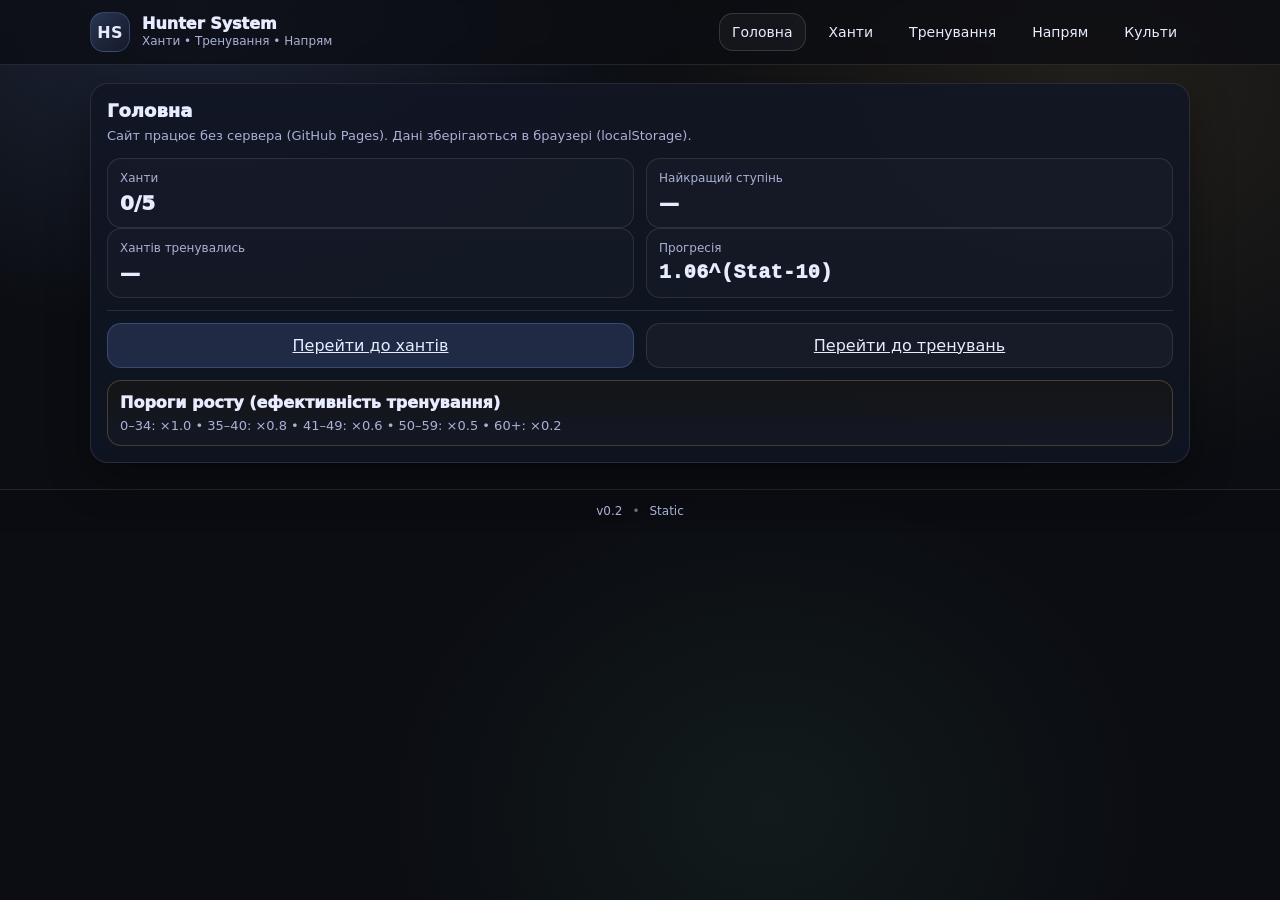
<file: docs/index.html>
<!DOCTYPE html>
<html lang="uk">
<head>
  <meta charset="utf-8">
  <meta name="viewport" content="width=device-width, initial-scale=1">
  <title>Hunter System — Головна</title>
  <link rel="stylesheet" href="style.css">
</head>
<body>
  <header class="topbar">
    <div class="wrap topbar__inner">
      <div class="brand">
        <div class="brand__logo">HS</div>
        <div class="brand__text">
          <div class="brand__title">Hunter System</div>
          <div class="brand__tag">Ханти • Тренування • Напрям</div>
        </div>
      </div>

      <button class="menuBtn" id="menuBtn" aria-label="Меню" aria-expanded="false" aria-controls="mobileNav">
        <span></span><span></span><span></span>
      </button>

      <nav class="nav nav--desktop" aria-label="Навігація">
        <a class="nav__link" href="index.html">Головна</a>
        <a class="nav__link" href="hunters.html">Ханти</a>
        <a class="nav__link" href="training.html">Тренування</a>
        <a class="nav__link" href="direction.html">Напрям</a>
        <a class="nav__link" href="cults.html">Культи</a>
      </nav>
    </div>

    <nav class="nav nav--mobile" id="mobileNav" aria-label="Мобільна навігація">
      <a class="nav__link" href="index.html">Головна</a>
      <a class="nav__link" href="hunters.html">Ханти</a>
      <a class="nav__link" href="training.html">Тренування</a>
      <a class="nav__link" href="direction.html">Напрям</a>
        <a class="nav__link" href="cults.html">Культи</a>
    </nav>
  </header>

  <main class="wrap main" id="homeRoot">
    <section class="stack">
      <article class="card">
        <h1 class="h1">Головна</h1>
        <p class="sub">Сайт працює без сервера (GitHub Pages). Дані зберігаються в браузері (localStorage).</p>

        <div class="grid2">
          <div class="kpi">
            <div class="kpi__label">Ханти</div>
            <div class="kpi__value" id="homeHunters">—</div>
          </div>
          <div class="kpi">
            <div class="kpi__label">Найкращий ступінь</div>
            <div class="kpi__value" id="homeTier">—</div>
          </div>
        </div>

        <div class="grid2">
          <div class="kpi">
            <div class="kpi__label">Хантів тренувались</div>
            <div class="kpi__value" id="homeTrain">—</div>
          </div>
          <div class="kpi">
            <div class="kpi__label">Прогресія</div>
            <div class="kpi__value kpi__value--mono">1.06^(Stat-10)</div>
          </div>
        </div>

        <div class="hr"></div>

        <div class="grid2">
          <a class="btn btn--primary btn--full" href="hunters.html">Перейти до хантів</a>
          <a class="btn btn--full" href="training.html">Перейти до тренувань</a>
        </div>

        <div class="note note--warn">
          <div class="note__title">Пороги росту (ефективність тренування)</div>
          <div class="note__text">0–34: ×1.0 • 35–40: ×0.8 • 41–49: ×0.6 • 50–59: ×0.5 • 60+: ×0.2</div>
        </div>
      </article>
    </section>
  </main>

  
  <div class="modal" id="riskModal" aria-hidden="true">
    <div class="modal__backdrop" data-close></div>
    <div class="modal__panel" role="dialog" aria-modal="true" aria-labelledby="riskTitle">
      <h2 class="h2" id="riskTitle">Ризик</h2>
      <p class="sub" id="riskText">—</p>
      <div class="actions">
        <button class="btn" id="riskStopBtn" data-close>Зупинитись</button>
        <button class="btn btn--primary" id="riskContinueBtn">Продовжити</button>
      </div>
    </div>
  </div>


  <div class="toast" id="toast">—</div>

  <footer class="footer">
    <div class="wrap footer__inner">
      <span>v0.2</span><span class="dot">•</span><span>Static</span>
    </div>
  </footer>

  <script src="skills.js"></script>
  <script src="app.js"></script>
</body>
</html>
</file>
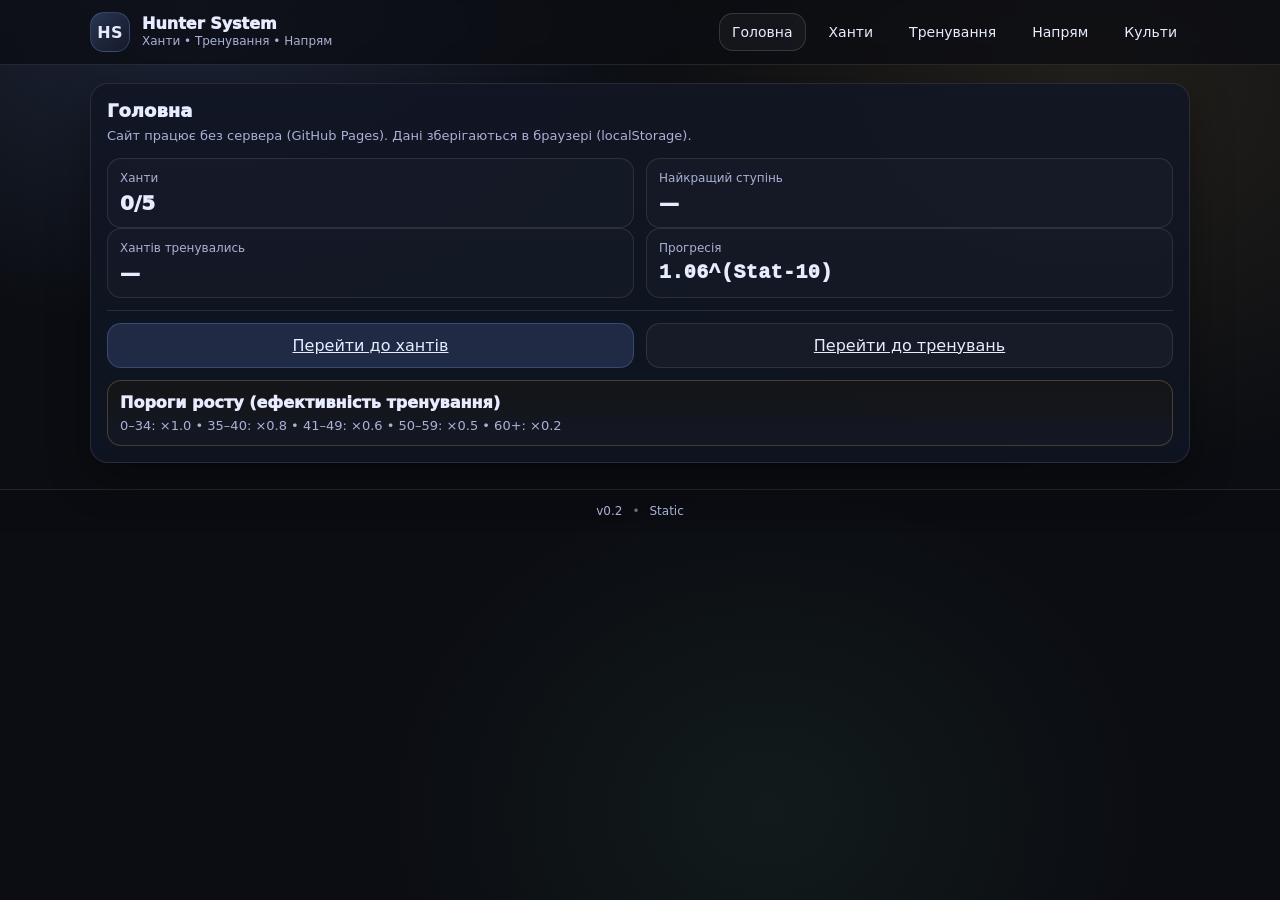
<file: hunter-system/index.html>
<!DOCTYPE html>
<html lang="uk">

<head>
  <meta charset="utf-8">
  <meta name="viewport" content="width=device-width, initial-scale=1">
  <title>Hunter System — Головна</title>
  <link rel="stylesheet" href="style.css">
</head>

<body>
  <header class="topbar">
    <div class="wrap topbar__inner">
      <div class="brand">
        <div class="brand__logo">HS</div>
        <div class="brand__text">
          <div class="brand__title">Hunter System</div>
          <div class="brand__tag">Ханти • Тренування • Напрям</div>
        </div>
      </div>

      <button class="menuBtn" id="menuBtn" aria-label="Меню" aria-expanded="false" aria-controls="mobileNav">
        <span></span><span></span><span></span>
      </button>

      <nav class="nav nav--desktop" aria-label="Навігація">
        <a class="nav__link" href="index.html">Головна</a>
        <a class="nav__link" href="hunters.html">Ханти</a>
        <a class="nav__link" href="training.html">Тренування</a>
        <a class="nav__link" href="direction.html">Напрям</a>
        <a class="nav__link" href="cults.html">Культи</a>
      </nav>
    </div>

    <nav class="nav nav--mobile" id="mobileNav" aria-label="Мобільна навігація">
      <a class="nav__link" href="index.html">Головна</a>
      <a class="nav__link" href="hunters.html">Ханти</a>
      <a class="nav__link" href="training.html">Тренування</a>
      <a class="nav__link" href="direction.html">Напрям</a>
      <a class="nav__link" href="cults.html">Культи</a>
    </nav>
  </header>

  <main class="wrap main" id="homeRoot">
    <section class="stack">
      <article class="card">
        <h1 class="h1">Головна</h1>
        <p class="sub">Сайт працює без сервера (GitHub Pages). Дані зберігаються в браузері (localStorage).</p>

        <div class="grid2">
          <div class="kpi">
            <div class="kpi__label">Ханти</div>
            <div class="kpi__value" id="homeHunters">—</div>
          </div>
          <div class="kpi">
            <div class="kpi__label">Найкращий ступінь</div>
            <div class="kpi__value" id="homeTier">—</div>
          </div>
        </div>

        <div class="grid2">
          <div class="kpi">
            <div class="kpi__label">Хантів тренувались</div>
            <div class="kpi__value" id="homeTrain">—</div>
          </div>
          <div class="kpi">
            <div class="kpi__label">Прогресія</div>
            <div class="kpi__value kpi__value--mono">1.06^(Stat-10)</div>
          </div>
        </div>

        <div class="hr"></div>

        <div class="grid2">
          <a class="btn btn--primary btn--full" href="hunters.html">Перейти до хантів</a>
          <a class="btn btn--full" href="training.html">Перейти до тренувань</a>
        </div>

        <div class="note note--warn">
          <div class="note__title">Пороги росту (ефективність тренування)</div>
          <div class="note__text">0–34: ×1.0 • 35–40: ×0.8 • 41–49: ×0.6 • 50–59: ×0.5 • 60+: ×0.2</div>
        </div>
      </article>
    </section>
  </main>


  <div class="modal" id="riskModal" aria-hidden="true">
    <div class="modal__backdrop" data-close></div>
    <div class="modal__panel" role="dialog" aria-modal="true" aria-labelledby="riskTitle">
      <h2 class="h2" id="riskTitle">Ризик</h2>
      <p class="sub" id="riskText">—</p>
      <div class="actions">
        <button class="btn" id="riskStopBtn" data-close>Зупинитись</button>
        <button class="btn btn--primary" id="riskContinueBtn">Продовжити</button>
      </div>
    </div>
  </div>


  <div class="toast" id="toast">—</div>

  <footer class="footer">
    <div class="wrap footer__inner">
      <span>v0.2</span><span class="dot">•</span><span>Static</span>
    </div>
  </footer>

  <script src="app.js"></script>
</body>

</html>
</file>
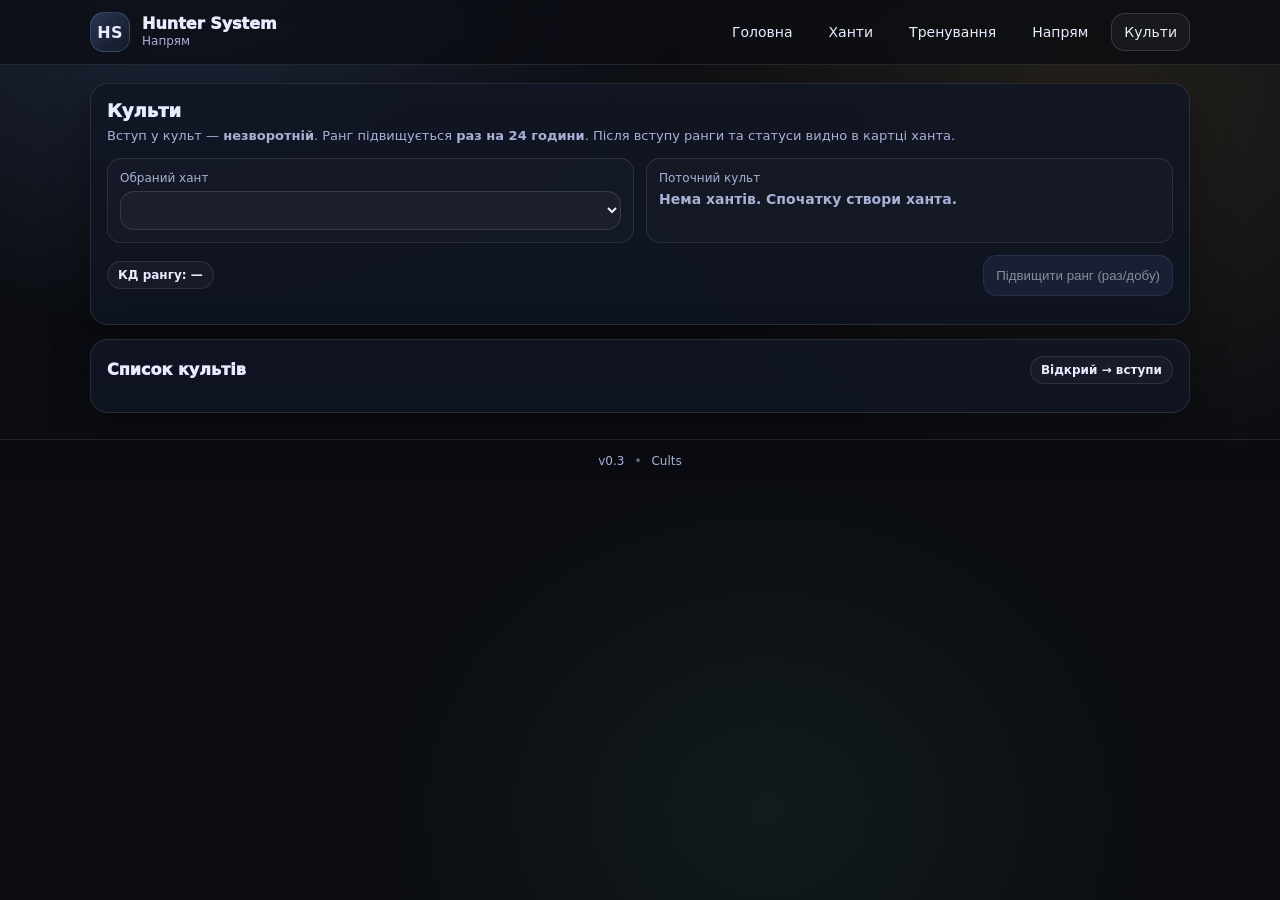
<file: docs/cults.html>
<!DOCTYPE html>
<html lang="uk">
<head>
  <meta charset="utf-8">
  <meta name="viewport" content="width=device-width, initial-scale=1">
  <title>Hunter System — Культи</title>
  <link rel="stylesheet" href="style.css">
</head>
<body>
  <header class="topbar">
    <div class="wrap topbar__inner">
      <div class="brand">
        <div class="brand__logo">HS</div>
        <div class="brand__text">
          <div class="brand__title">Hunter System</div>
          <div class="brand__tag">Напрям</div>
        </div>
      </div>

      <button class="menuBtn" id="menuBtn" aria-label="Меню" aria-expanded="false" aria-controls="mobileNav">
        <span></span><span></span><span></span>
      </button>

      <nav class="nav nav--desktop" aria-label="Навігація">
        <a class="nav__link" href="index.html">Головна</a>
        <a class="nav__link" href="hunters.html">Ханти</a>
        <a class="nav__link" href="training.html">Тренування</a>
        <a class="nav__link" href="direction.html">Напрям</a>
        <a class="nav__link" href="cults.html">Культи</a>
      </nav>
    </div>

    <nav class="nav nav--mobile" id="mobileNav" aria-label="Мобільна навігація">
      <a class="nav__link" href="index.html">Головна</a>
      <a class="nav__link" href="hunters.html">Ханти</a>
      <a class="nav__link" href="training.html">Тренування</a>
      <a class="nav__link" href="direction.html">Напрям</a>
        <a class="nav__link" href="cults.html">Культи</a>
    </nav>
  </header>

  <main class="wrap main" id="cultsPageRoot">
    <section class="stack">
      <article class="card">
        <h1 class="h1">Культи</h1>
        <p class="sub">Вступ у культ — <b>незворотній</b>. Ранг підвищується <b>раз на 24 години</b>. Після вступу ранги та статуси видно в картці ханта.</p>

        <div class="grid2">
          <div class="kpi">
            <div class="kpi__label">Обраний хант</div>
            <div class="kpi__value">
              <select id="cultHunterSelect" style="width:100%; padding:10px 12px; border-radius:14px; border:1px solid rgba(255,255,255,.12); background:rgba(255,255,255,.03); color:var(--text)"></select>
            </div>
          </div>
          <div class="kpi">
            <div class="kpi__label">Поточний культ</div>
            <div class="kpi__value" style="font-size:14px; font-weight:800; color:var(--muted)" id="currentCultBox">—</div>
          </div>
        </div>

        <div class="row" style="margin-top:12px">
          <div class="pill">КД рангу: <span id="cultCooldownText">—</span></div>
          <button class="btn btn--primary" id="cultUpgradeBtn" type="button">Підвищити ранг (раз/добу)</button>
        </div>
      </article>

      <article class="card">
        <div class="row">
          <h2 class="h2">Список культів</h2>
          <div class="pill">Відкрий → вступи</div>
        </div>
        <div class="list" id="cultList"></div>
      </article>
    </section>
  </main>


  <div class="toast" id="toast">—</div>

  <footer class="footer">
    <div class="wrap footer__inner">
      <span>v0.3</span><span class="dot">•</span><span>Cults</span>
    </div>
  </footer>

  <script src="skills.js"></script>
  <script src="app.js"></script>
</body>
</html>
</file>
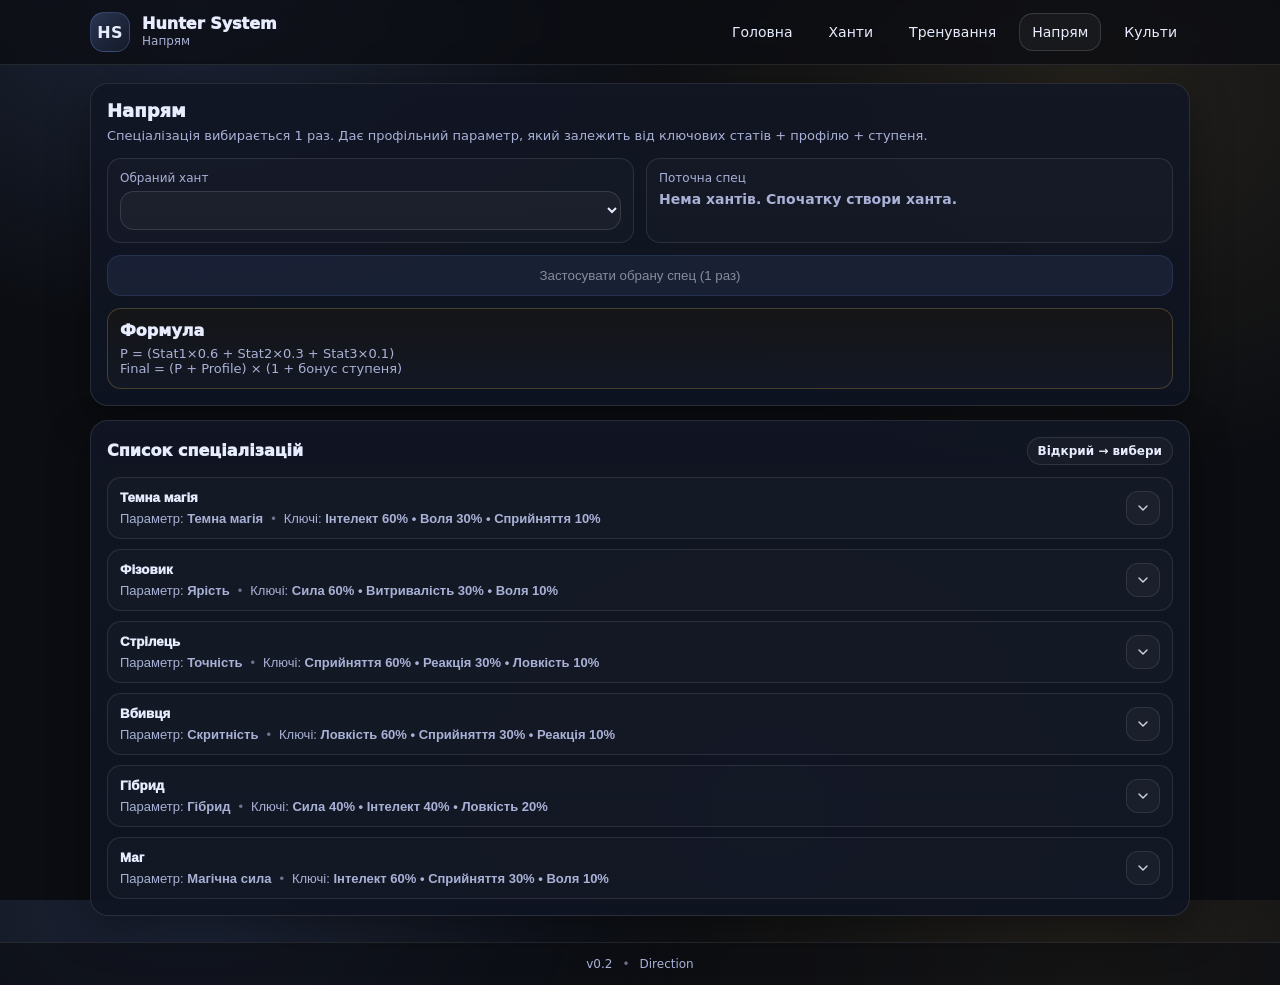
<file: docs/direction.html>
<!DOCTYPE html>
<html lang="uk">
<head>
  <meta charset="utf-8">
  <meta name="viewport" content="width=device-width, initial-scale=1">
  <title>Hunter System — Напрям</title>
  <link rel="stylesheet" href="style.css">
</head>
<body>
  <header class="topbar">
    <div class="wrap topbar__inner">
      <div class="brand">
        <div class="brand__logo">HS</div>
        <div class="brand__text">
          <div class="brand__title">Hunter System</div>
          <div class="brand__tag">Напрям</div>
        </div>
      </div>

      <button class="menuBtn" id="menuBtn" aria-label="Меню" aria-expanded="false" aria-controls="mobileNav">
        <span></span><span></span><span></span>
      </button>

      <nav class="nav nav--desktop" aria-label="Навігація">
        <a class="nav__link" href="index.html">Головна</a>
        <a class="nav__link" href="hunters.html">Ханти</a>
        <a class="nav__link" href="training.html">Тренування</a>
        <a class="nav__link" href="direction.html">Напрям</a>
        <a class="nav__link" href="cults.html">Культи</a>
      </nav>
    </div>

    <nav class="nav nav--mobile" id="mobileNav" aria-label="Мобільна навігація">
      <a class="nav__link" href="index.html">Головна</a>
      <a class="nav__link" href="hunters.html">Ханти</a>
      <a class="nav__link" href="training.html">Тренування</a>
      <a class="nav__link" href="direction.html">Напрям</a>
        <a class="nav__link" href="cults.html">Культи</a>
    </nav>
  </header>

  <main class="wrap main" id="directionPageRoot">
    <section class="stack">
      <article class="card">
        <h1 class="h1">Напрям</h1>
        <p class="sub">Спеціалізація вибирається 1 раз. Дає профільний параметр, який залежить від ключових статів + профілю + ступеня.</p>

        <div class="grid2">
          <div class="kpi">
            <div class="kpi__label">Обраний хант</div>
            <div class="kpi__value">
              <select id="dirHunterSelect" style="width:100%; padding:10px 12px; border-radius:14px; border:1px solid rgba(255,255,255,.12); background:rgba(255,255,255,.03); color:var(--text)"></select>
            </div>
          </div>
          <div class="kpi">
            <div class="kpi__label">Поточна спец</div>
            <div class="kpi__value" style="font-size:14px; font-weight:800; color:var(--muted)" id="currentSpecBox">—</div>
          </div>
        </div>

        <button class="btn btn--primary btn--full" id="applySpecBtn" style="margin-top:12px">Застосувати обрану спец (1 раз)</button>

        <div class="note note--warn">
          <div class="note__title">Формула</div>
          <div class="note__text">
            P = (Stat1×0.6 + Stat2×0.3 + Stat3×0.1)<br>
            Final = (P + Profile) × (1 + бонус ступеня)
          </div>
        </div>
      </article>

      <article class="card">
        <div class="row">
          <h2 class="h2">Список спеціалізацій</h2>
          <div class="pill">Відкрий → вибери</div>
        </div>
        <div class="list" id="specList"></div>
      </article>
    </section>
  </main>

  
  <div class="modal" id="riskModal" aria-hidden="true">
    <div class="modal__backdrop" data-close></div>
    <div class="modal__panel" role="dialog" aria-modal="true" aria-labelledby="riskTitle">
      <h2 class="h2" id="riskTitle">Ризик</h2>
      <p class="sub" id="riskText">—</p>
      <div class="actions">
        <button class="btn" id="riskStopBtn" data-close>Зупинитись</button>
        <button class="btn btn--primary" id="riskContinueBtn">Продовжити</button>
      </div>
    </div>
  </div>


  <div class="toast" id="toast">—</div>

  <footer class="footer">
    <div class="wrap footer__inner">
      <span>v0.2</span><span class="dot">•</span><span>Direction</span>
    </div>
  </footer>

  <script src="skills.js"></script>
  <script src="app.js"></script>
</body>
</html>
</file>
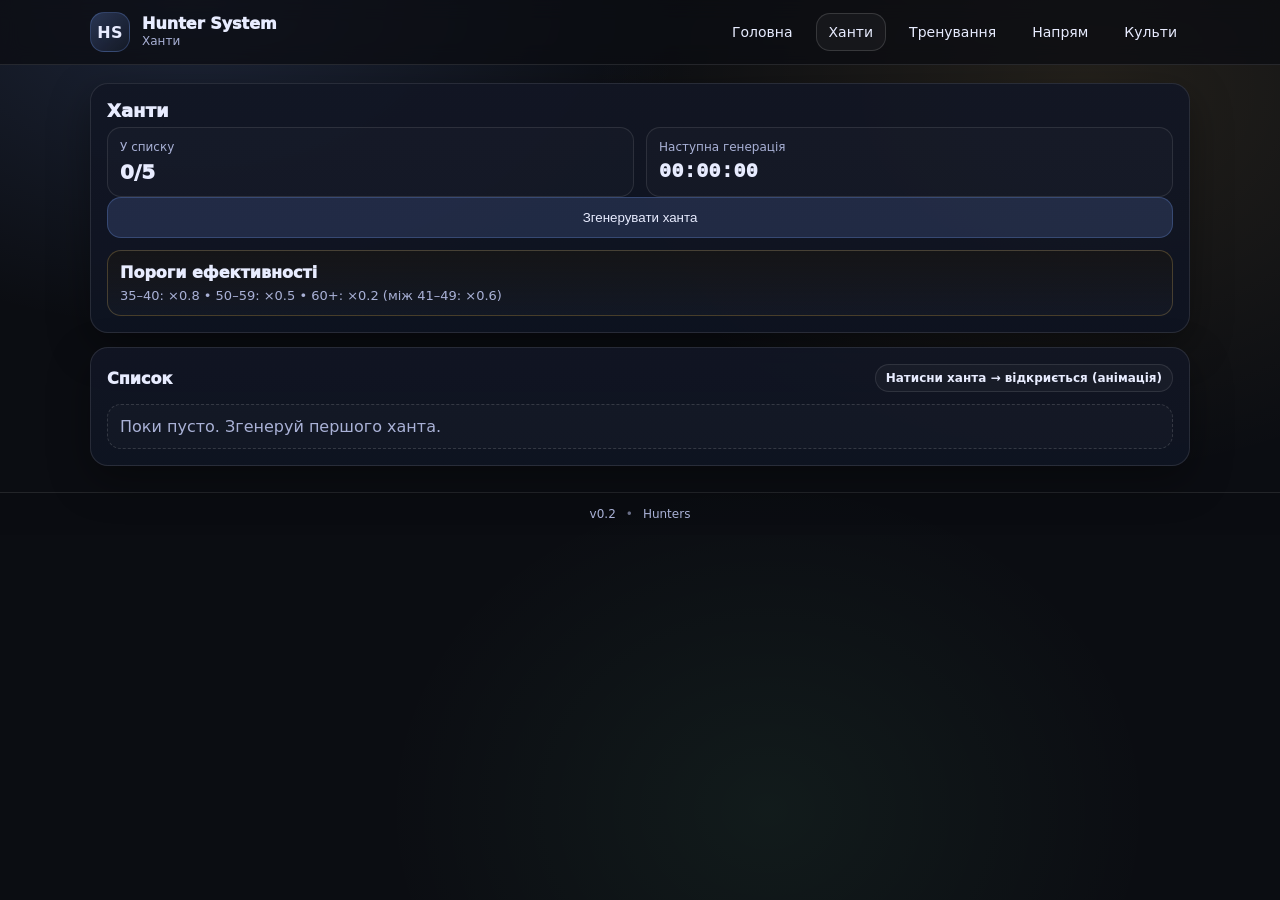
<file: docs/hunters.html>
<!DOCTYPE html>
<html lang="uk">
<head>
  <meta charset="utf-8">
  <meta name="viewport" content="width=device-width, initial-scale=1">
  <title>Hunter System — Ханти</title>
  <link rel="stylesheet" href="style.css">
</head>
<body>
  <header class="topbar">
    <div class="wrap topbar__inner">
      <div class="brand">
        <div class="brand__logo">HS</div>
        <div class="brand__text">
          <div class="brand__title">Hunter System</div>
          <div class="brand__tag">Ханти</div>
        </div>
      </div>

      <button class="menuBtn" id="menuBtn" aria-label="Меню" aria-expanded="false" aria-controls="mobileNav">
        <span></span><span></span><span></span>
      </button>

      <nav class="nav nav--desktop" aria-label="Навігація">
        <a class="nav__link" href="index.html">Головна</a>
        <a class="nav__link" href="hunters.html">Ханти</a>
        <a class="nav__link" href="training.html">Тренування</a>
        <a class="nav__link" href="direction.html">Напрям</a>
        <a class="nav__link" href="cults.html">Культи</a>
      </nav>
    </div>

    <nav class="nav nav--mobile" id="mobileNav" aria-label="Мобільна навігація">
      <a class="nav__link" href="index.html">Головна</a>
      <a class="nav__link" href="hunters.html">Ханти</a>
      <a class="nav__link" href="training.html">Тренування</a>
      <a class="nav__link" href="direction.html">Напрям</a>
        <a class="nav__link" href="cults.html">Культи</a>
    </nav>
  </header>

  <main class="wrap main">
    <section class="stack">
      <article class="card">
        <h1 class="h1">Ханти</h1>

        <div class="grid2">
          <div class="kpi">
            <div class="kpi__label">У списку</div>
            <div class="kpi__value"><span id="huntersCount">0</span>/<span id="huntersMax">5</span></div>
          </div>
          <div class="kpi">
            <div class="kpi__label">Наступна генерація</div>
            <div class="kpi__value kpi__value--mono" id="cooldownText">00:00:00</div>
          </div>
        </div>

        <button class="btn btn--primary btn--full" id="generateBtn">Згенерувати ханта</button>

        <div class="note note--warn">
          <div class="note__title">Пороги ефективності</div>
          <div class="note__text">35–40: ×0.8 • 50–59: ×0.5 • 60+: ×0.2 (між 41–49: ×0.6)</div>
        </div>
      </article>

      <article class="card">
        <div class="row">
          <h2 class="h2">Список</h2>
          <div class="pill">Натисни ханта → відкриється (анімація)</div>
        </div>

        <div class="empty" id="emptyState">Поки пусто. Згенеруй першого ханта.</div>
        <div class="list" id="hunterList"></div>
      </article>
    </section>
  </main>

  <div class="modal" id="nameModal" aria-hidden="true">
    <div class="modal__backdrop" data-close></div>
    <div class="modal__panel" role="dialog" aria-modal="true" aria-labelledby="nameTitle">
      <h2 class="h2" id="nameTitle">Назви ханта (1 раз)</h2>
      <p class="sub">Після підтвердження ім’я змінити не можна.</p>

      <label class="field">
        <span class="field__label">Ім’я</span>
        <input class="field__input" id="nameInput" maxlength="18" placeholder="Напр: Arch">
      </label>

      <div class="actions">
        <button class="btn" id="cancelNameBtn" data-close>Скасувати</button>
        <button class="btn btn--primary" id="saveNameBtn">Зберегти</button>
      </div>
    </div>
  </div>

  
  <div class="modal" id="riskModal" aria-hidden="true">
    <div class="modal__backdrop" data-close></div>
    <div class="modal__panel" role="dialog" aria-modal="true" aria-labelledby="riskTitle">
      <h2 class="h2" id="riskTitle">Ризик</h2>
      <p class="sub" id="riskText">—</p>
      <div class="actions">
        <button class="btn" id="riskStopBtn" data-close>Зупинитись</button>
        <button class="btn btn--primary" id="riskContinueBtn">Продовжити</button>
      </div>
    </div>
  </div>


  
  <div class="modal" id="traitModal" aria-hidden="true">
    <div class="modal__backdrop" data-trait-close></div>
    <div class="modal__panel" role="dialog" aria-modal="true" aria-labelledby="traitTitle">
      <h2 class="h2" id="traitTitle">Особливість</h2>
      <p class="sub" id="traitSub">—</p>

      <div class="note" style="margin-top:10px">
        <div class="note__title">Вибір</div>
        <div class="note__text">Обираєш 1 раз. Прокачка: раз на 30 хв.</div>
        <select id="traitSelect" class="input" style="margin-top:10px"></select>
      </div>

      <div class="actions" style="margin-top:14px">
        <button class="btn" id="traitCloseBtn" data-trait-close>Закрити</button>
        <button class="btn btn--primary" id="traitPickBtn">Вибрати</button>
        <button class="btn btn--primary" id="traitTrainBtn">Прокачати</button>
      </div>
    </div>
  </div>


  <div class="toast" id="toast">—</div>

  <footer class="footer">
    <div class="wrap footer__inner">
      <span>v0.2</span><span class="dot">•</span><span>Hunters</span>
    </div>
  </footer>

  <script src="skills.js"></script>
  <script src="app.js"></script>
</body>
</html>
</file>
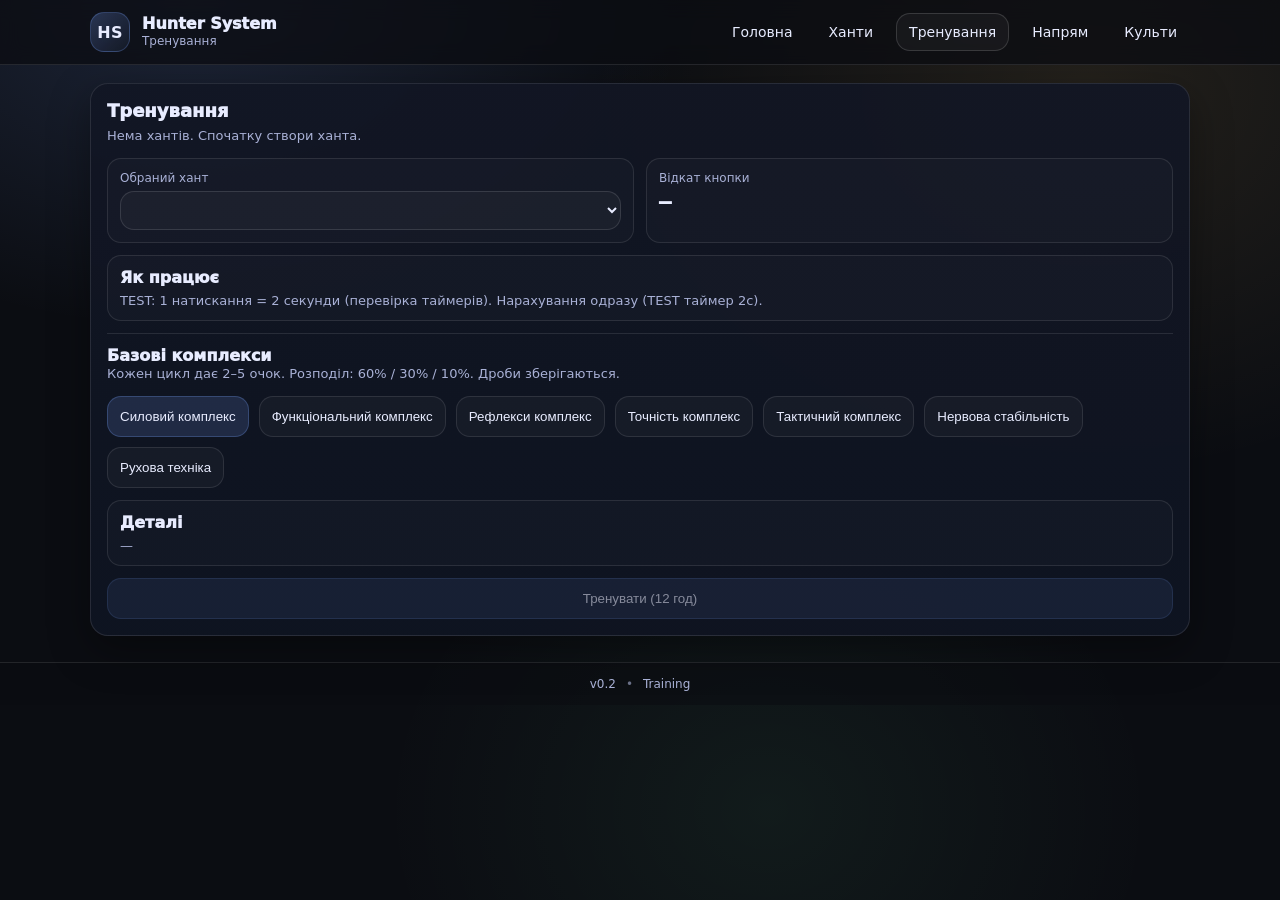
<file: docs/training.html>
<!DOCTYPE html>
<html lang="uk">
<head>
  <meta charset="utf-8">
  <meta name="viewport" content="width=device-width, initial-scale=1">
  <title>Hunter System — Тренування</title>
  <link rel="stylesheet" href="style.css">
</head>
<body>
  <header class="topbar">
    <div class="wrap topbar__inner">
      <div class="brand">
        <div class="brand__logo">HS</div>
        <div class="brand__text">
          <div class="brand__title">Hunter System</div>
          <div class="brand__tag">Тренування</div>
        </div>
      </div>

      <button class="menuBtn" id="menuBtn" aria-label="Меню" aria-expanded="false" aria-controls="mobileNav">
        <span></span><span></span><span></span>
      </button>

      <nav class="nav nav--desktop" aria-label="Навігація">
        <a class="nav__link" href="index.html">Головна</a>
        <a class="nav__link" href="hunters.html">Ханти</a>
        <a class="nav__link" href="training.html">Тренування</a>
        <a class="nav__link" href="direction.html">Напрям</a>
        <a class="nav__link" href="cults.html">Культи</a>
      </nav>
    </div>

    <nav class="nav nav--mobile" id="mobileNav" aria-label="Мобільна навігація">
      <a class="nav__link" href="index.html">Головна</a>
      <a class="nav__link" href="hunters.html">Ханти</a>
      <a class="nav__link" href="training.html">Тренування</a>
      <a class="nav__link" href="direction.html">Напрям</a>
        <a class="nav__link" href="cults.html">Культи</a>
    </nav>
  </header>

  <main class="wrap main" id="trainingPageRoot">
    <section class="stack">
      <article class="card">
        <h1 class="h1">Тренування</h1>
        <p class="sub" id="hunterHint">—</p>

        <div class="grid2">
          <div class="kpi">
            <div class="kpi__label">Обраний хант</div>
            <div class="kpi__value">
              <select id="hunterSelect" style="width:100%; padding:10px 12px; border-radius:14px; border:1px solid rgba(255,255,255,.12); background:rgba(255,255,255,.03); color:var(--text)"></select>
            </div>
          </div>
          <div class="kpi">
            <div class="kpi__label">Відкат кнопки</div>
            <div class="kpi__value kpi__value--mono" id="trainCooldown">00:00:00</div>
          </div>
        </div>

        <div class="note">
          <div class="note__title">Як працює</div>
          <div class="note__text">TEST: 1 натискання = 2 секунди (перевірка таймерів). Нарахування одразу (TEST таймер 2с).</div>
        </div>

        <div class="hr"></div>

        <h2 class="h2">Базові комплекси</h2>
        <p class="sub">Кожен цикл дає 2–5 очок. Розподіл: 60% / 30% / 10%. Дроби зберігаються.</p>

        <div class="list" id="complexList" style="flex-direction:row; flex-wrap:wrap; gap:10px"></div>

        <div class="note" style="margin-top:12px">
          <div class="note__title">Деталі</div>
          <div class="note__text" id="trainDetails">—</div>
        </div>

        <button class="btn btn--primary btn--full" id="trainBtn" style="margin-top:12px">Тренувати (12 год)</button>
      </article>
    </section>
  </main>

  
  <div class="modal" id="riskModal" aria-hidden="true">
    <div class="modal__backdrop" data-close></div>
    <div class="modal__panel" role="dialog" aria-modal="true" aria-labelledby="riskTitle">
      <h2 class="h2" id="riskTitle">Ризик</h2>
      <p class="sub" id="riskText">—</p>
      <div class="actions">
        <button class="btn" id="riskStopBtn" data-close>Зупинитись</button>
        <button class="btn btn--primary" id="riskContinueBtn">Продовжити</button>
      </div>
    </div>
  </div>


  <div class="toast" id="toast">—</div>

  <footer class="footer">
    <div class="wrap footer__inner">
      <span>v0.2</span><span class="dot">•</span><span>Training</span>
    </div>
  </footer>

  <script src="skills.js"></script>
  <script src="app.js"></script>
</body>
</html>
</file>
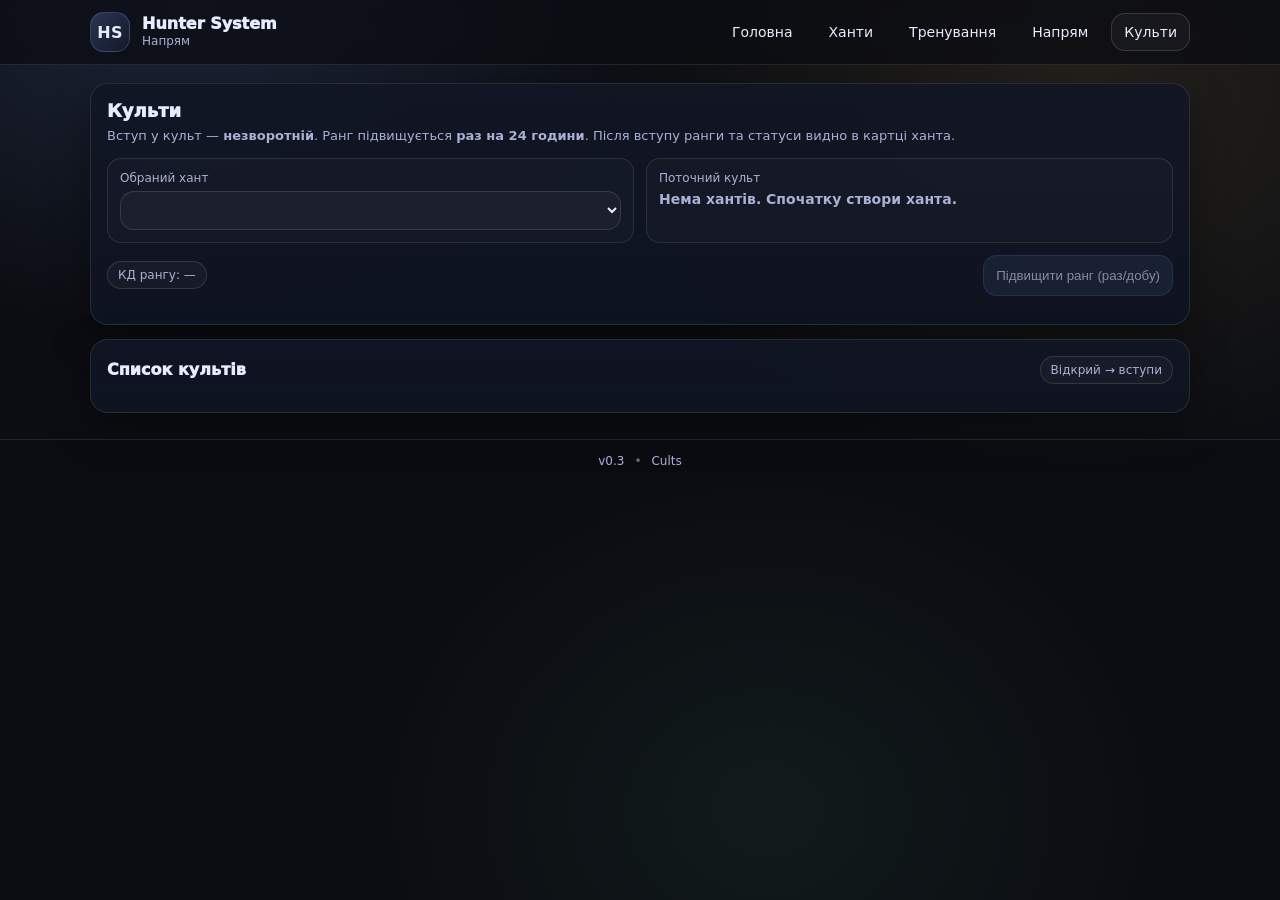
<file: hunter-system/cults.html>
<!DOCTYPE html>
<html lang="uk">
<head>
  <meta charset="utf-8">
  <meta name="viewport" content="width=device-width, initial-scale=1">
  <title>Hunter System — Культи</title>
  <link rel="stylesheet" href="style.css">
</head>
<body>
  <header class="topbar">
    <div class="wrap topbar__inner">
      <div class="brand">
        <div class="brand__logo">HS</div>
        <div class="brand__text">
          <div class="brand__title">Hunter System</div>
          <div class="brand__tag">Напрям</div>
        </div>
      </div>

      <button class="menuBtn" id="menuBtn" aria-label="Меню" aria-expanded="false" aria-controls="mobileNav">
        <span></span><span></span><span></span>
      </button>

      <nav class="nav nav--desktop" aria-label="Навігація">
        <a class="nav__link" href="index.html">Головна</a>
        <a class="nav__link" href="hunters.html">Ханти</a>
        <a class="nav__link" href="training.html">Тренування</a>
        <a class="nav__link" href="direction.html">Напрям</a>
        <a class="nav__link" href="cults.html">Культи</a>
      </nav>
    </div>

    <nav class="nav nav--mobile" id="mobileNav" aria-label="Мобільна навігація">
      <a class="nav__link" href="index.html">Головна</a>
      <a class="nav__link" href="hunters.html">Ханти</a>
      <a class="nav__link" href="training.html">Тренування</a>
      <a class="nav__link" href="direction.html">Напрям</a>
        <a class="nav__link" href="cults.html">Культи</a>
    </nav>
  </header>

  <main class="wrap main" id="cultsPageRoot">
    <section class="stack">
      <article class="card">
        <h1 class="h1">Культи</h1>
        <p class="sub">Вступ у культ — <b>незворотній</b>. Ранг підвищується <b>раз на 24 години</b>. Після вступу ранги та статуси видно в картці ханта.</p>

        <div class="grid2">
          <div class="kpi">
            <div class="kpi__label">Обраний хант</div>
            <div class="kpi__value">
              <select id="cultHunterSelect" style="width:100%; padding:10px 12px; border-radius:14px; border:1px solid rgba(255,255,255,.12); background:rgba(255,255,255,.03); color:var(--text)"></select>
            </div>
          </div>
          <div class="kpi">
            <div class="kpi__label">Поточний культ</div>
            <div class="kpi__value" style="font-size:14px; font-weight:800; color:var(--muted)" id="currentCultBox">—</div>
          </div>
        </div>

        <div class="row" style="margin-top:12px">
          <div class="pill">КД рангу: <span id="cultCooldownText">—</span></div>
          <button class="btn btn--primary" id="cultUpgradeBtn" type="button">Підвищити ранг (раз/добу)</button>
        </div>
      </article>

      <article class="card">
        <div class="row">
          <h2 class="h2">Список культів</h2>
          <div class="pill">Відкрий → вступи</div>
        </div>
        <div class="list" id="cultList"></div>
      </article>
    </section>
  </main>


  <div class="toast" id="toast">—</div>

  <footer class="footer">
    <div class="wrap footer__inner">
      <span>v0.3</span><span class="dot">•</span><span>Cults</span>
    </div>
  </footer>

  <script src="app.js"></script>
</body>
</html>
</file>
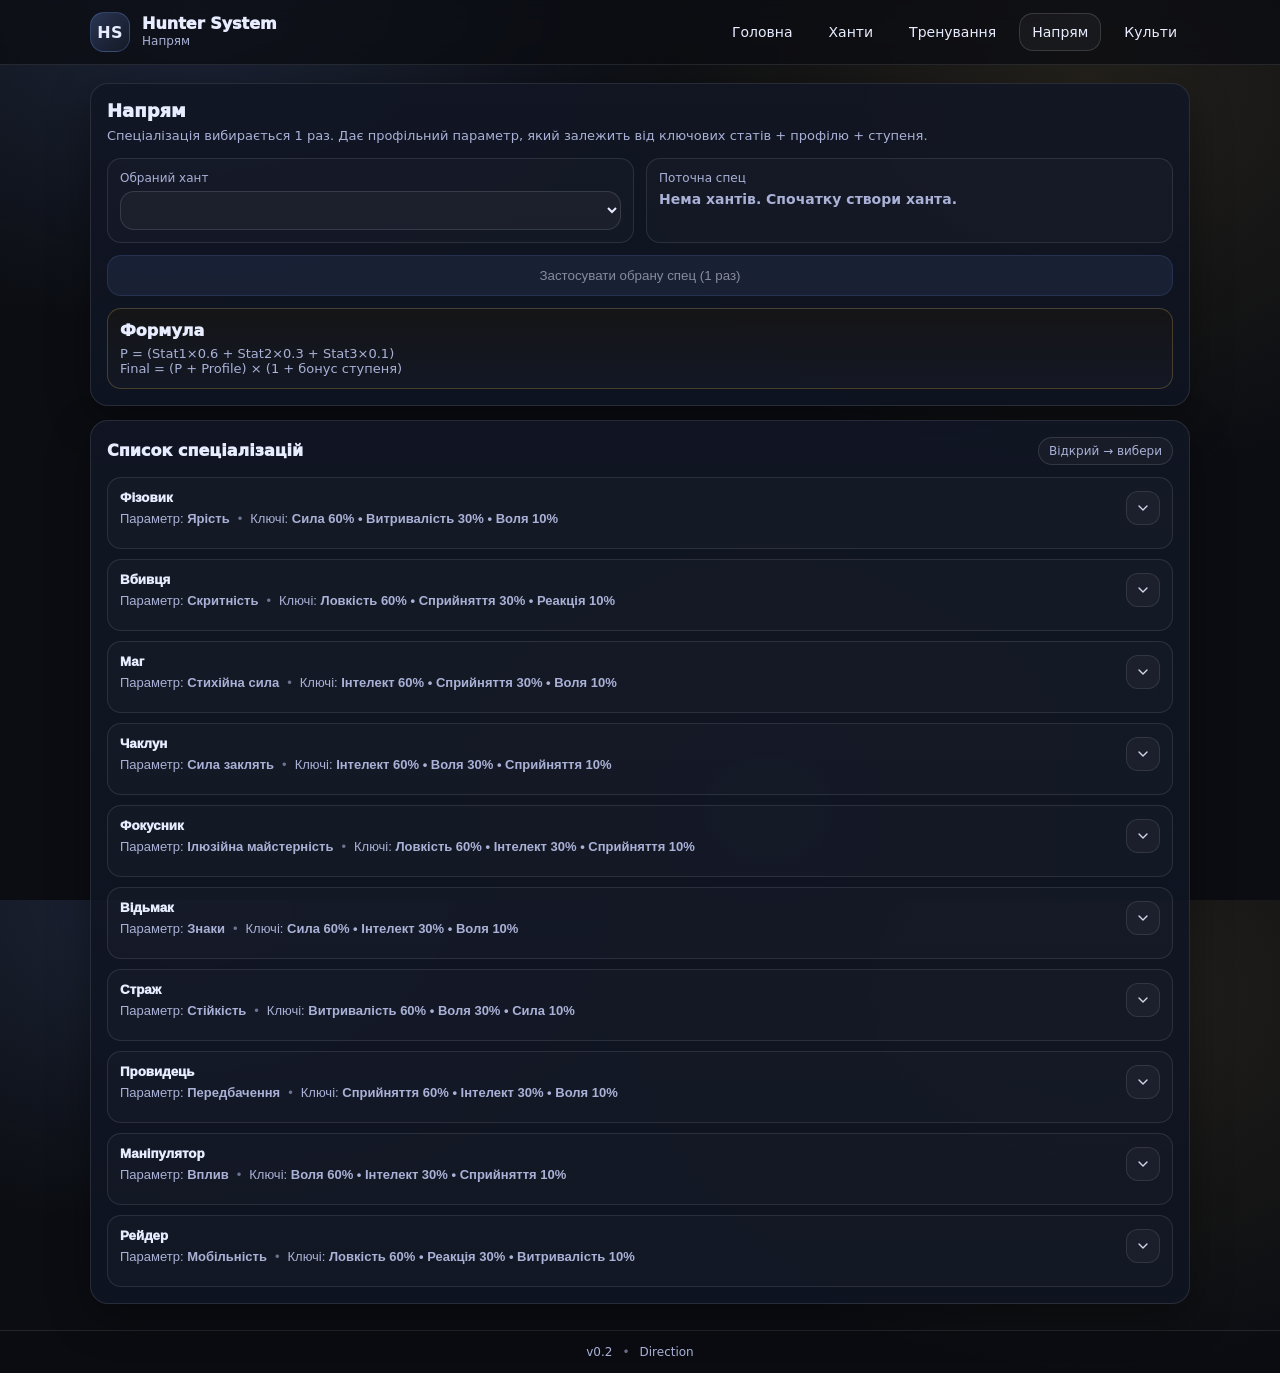
<file: hunter-system/direction.html>
<!DOCTYPE html>
<html lang="uk">
<head>
  <meta charset="utf-8">
  <meta name="viewport" content="width=device-width, initial-scale=1">
  <title>Hunter System — Напрям</title>
  <link rel="stylesheet" href="style.css">
</head>
<body>
  <header class="topbar">
    <div class="wrap topbar__inner">
      <div class="brand">
        <div class="brand__logo">HS</div>
        <div class="brand__text">
          <div class="brand__title">Hunter System</div>
          <div class="brand__tag">Напрям</div>
        </div>
      </div>

      <button class="menuBtn" id="menuBtn" aria-label="Меню" aria-expanded="false" aria-controls="mobileNav">
        <span></span><span></span><span></span>
      </button>

      <nav class="nav nav--desktop" aria-label="Навігація">
        <a class="nav__link" href="index.html">Головна</a>
        <a class="nav__link" href="hunters.html">Ханти</a>
        <a class="nav__link" href="training.html">Тренування</a>
        <a class="nav__link" href="direction.html">Напрям</a>
        <a class="nav__link" href="cults.html">Культи</a>
      </nav>
    </div>

    <nav class="nav nav--mobile" id="mobileNav" aria-label="Мобільна навігація">
      <a class="nav__link" href="index.html">Головна</a>
      <a class="nav__link" href="hunters.html">Ханти</a>
      <a class="nav__link" href="training.html">Тренування</a>
      <a class="nav__link" href="direction.html">Напрям</a>
        <a class="nav__link" href="cults.html">Культи</a>
    </nav>
  </header>

  <main class="wrap main" id="directionPageRoot">
    <section class="stack">
      <article class="card">
        <h1 class="h1">Напрям</h1>
        <p class="sub">Спеціалізація вибирається 1 раз. Дає профільний параметр, який залежить від ключових статів + профілю + ступеня.</p>

        <div class="grid2">
          <div class="kpi">
            <div class="kpi__label">Обраний хант</div>
            <div class="kpi__value">
              <select id="dirHunterSelect" style="width:100%; padding:10px 12px; border-radius:14px; border:1px solid rgba(255,255,255,.12); background:rgba(255,255,255,.03); color:var(--text)"></select>
            </div>
          </div>
          <div class="kpi">
            <div class="kpi__label">Поточна спец</div>
            <div class="kpi__value" style="font-size:14px; font-weight:800; color:var(--muted)" id="currentSpecBox">—</div>
          </div>
        </div>

        <button class="btn btn--primary btn--full" id="applySpecBtn" style="margin-top:12px">Застосувати обрану спец (1 раз)</button>

        <div class="note note--warn">
          <div class="note__title">Формула</div>
          <div class="note__text">
            P = (Stat1×0.6 + Stat2×0.3 + Stat3×0.1)<br>
            Final = (P + Profile) × (1 + бонус ступеня)
          </div>
        </div>
      </article>

      <article class="card">
        <div class="row">
          <h2 class="h2">Список спеціалізацій</h2>
          <div class="pill">Відкрий → вибери</div>
        </div>
        <div class="list" id="specList"></div>
      </article>
    </section>
  </main>

  
  <div class="modal" id="riskModal" aria-hidden="true">
    <div class="modal__backdrop" data-close></div>
    <div class="modal__panel" role="dialog" aria-modal="true" aria-labelledby="riskTitle">
      <h2 class="h2" id="riskTitle">Ризик</h2>
      <p class="sub" id="riskText">—</p>
      <div class="actions">
        <button class="btn" id="riskStopBtn" data-close>Зупинитись</button>
        <button class="btn btn--primary" id="riskContinueBtn">Продовжити</button>
      </div>
    </div>
  </div>


  <div class="toast" id="toast">—</div>

  <footer class="footer">
    <div class="wrap footer__inner">
      <span>v0.2</span><span class="dot">•</span><span>Direction</span>
    </div>
  </footer>

  <script src="app.js"></script>
</body>
</html>
</file>
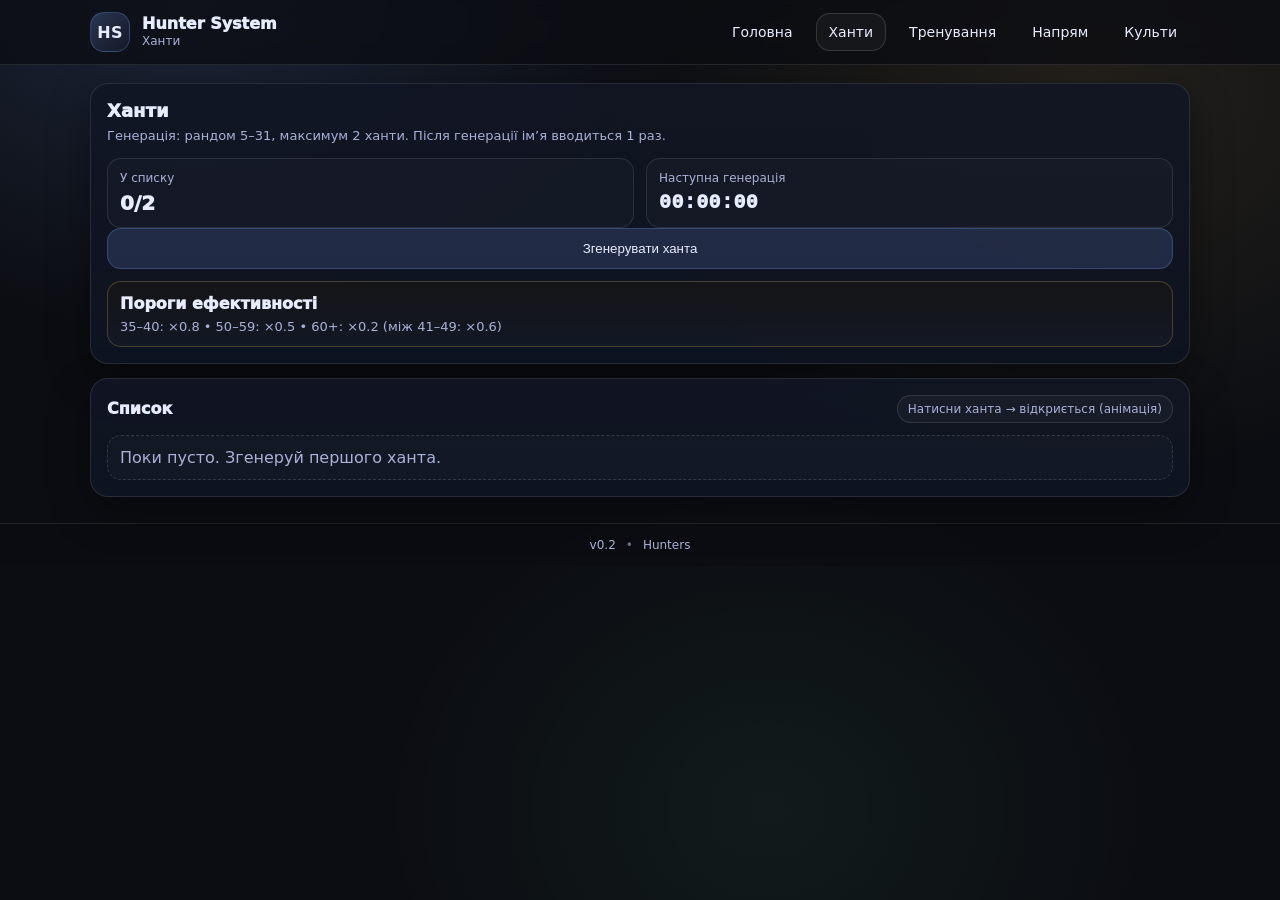
<file: hunter-system/hunters.html>
<!DOCTYPE html>
<html lang="uk">
<head>
  <meta charset="utf-8">
  <meta name="viewport" content="width=device-width, initial-scale=1">
  <title>Hunter System — Ханти</title>
  <link rel="stylesheet" href="style.css">
</head>
<body>
  <header class="topbar">
    <div class="wrap topbar__inner">
      <div class="brand">
        <div class="brand__logo">HS</div>
        <div class="brand__text">
          <div class="brand__title">Hunter System</div>
          <div class="brand__tag">Ханти</div>
        </div>
      </div>

      <button class="menuBtn" id="menuBtn" aria-label="Меню" aria-expanded="false" aria-controls="mobileNav">
        <span></span><span></span><span></span>
      </button>

      <nav class="nav nav--desktop" aria-label="Навігація">
        <a class="nav__link" href="index.html">Головна</a>
        <a class="nav__link" href="hunters.html">Ханти</a>
        <a class="nav__link" href="training.html">Тренування</a>
        <a class="nav__link" href="direction.html">Напрям</a>
        <a class="nav__link" href="cults.html">Культи</a>
      </nav>
    </div>

    <nav class="nav nav--mobile" id="mobileNav" aria-label="Мобільна навігація">
      <a class="nav__link" href="index.html">Головна</a>
      <a class="nav__link" href="hunters.html">Ханти</a>
      <a class="nav__link" href="training.html">Тренування</a>
      <a class="nav__link" href="direction.html">Напрям</a>
        <a class="nav__link" href="cults.html">Культи</a>
    </nav>
  </header>

  <main class="wrap main">
    <section class="stack">
      <article class="card">
        <h1 class="h1">Ханти</h1>
        <p class="sub">Генерація: рандом 5–31, максимум 2 ханти. Після генерації ім’я вводиться 1 раз.</p>

        <div class="grid2">
          <div class="kpi">
            <div class="kpi__label">У списку</div>
            <div class="kpi__value"><span id="huntersCount">0</span>/2</div>
          </div>
          <div class="kpi">
            <div class="kpi__label">Наступна генерація</div>
            <div class="kpi__value kpi__value--mono" id="cooldownText">00:00:00</div>
          </div>
        </div>

        <button class="btn btn--primary btn--full" id="generateBtn">Згенерувати ханта</button>

        <div class="note note--warn">
          <div class="note__title">Пороги ефективності</div>
          <div class="note__text">35–40: ×0.8 • 50–59: ×0.5 • 60+: ×0.2 (між 41–49: ×0.6)</div>
        </div>
      </article>

      <article class="card">
        <div class="row">
          <h2 class="h2">Список</h2>
          <div class="pill">Натисни ханта → відкриється (анімація)</div>
        </div>

        <div class="empty" id="emptyState">Поки пусто. Згенеруй першого ханта.</div>
        <div class="list" id="hunterList"></div>
      </article>
    </section>
  </main>

  <div class="modal" id="nameModal" aria-hidden="true">
    <div class="modal__backdrop" data-close></div>
    <div class="modal__panel" role="dialog" aria-modal="true" aria-labelledby="nameTitle">
      <h2 class="h2" id="nameTitle">Назви ханта (1 раз)</h2>
      <p class="sub">Після підтвердження ім’я змінити не можна.</p>

      <label class="field">
        <span class="field__label">Ім’я</span>
        <input class="field__input" id="nameInput" maxlength="18" placeholder="Напр: Arch">
      </label>

      <div class="actions">
        <button class="btn" id="cancelNameBtn" data-close>Скасувати</button>
        <button class="btn btn--primary" id="saveNameBtn">Зберегти</button>
      </div>
    </div>
  </div>

  
  <div class="modal" id="riskModal" aria-hidden="true">
    <div class="modal__backdrop" data-close></div>
    <div class="modal__panel" role="dialog" aria-modal="true" aria-labelledby="riskTitle">
      <h2 class="h2" id="riskTitle">Ризик</h2>
      <p class="sub" id="riskText">—</p>
      <div class="actions">
        <button class="btn" id="riskStopBtn" data-close>Зупинитись</button>
        <button class="btn btn--primary" id="riskContinueBtn">Продовжити</button>
      </div>
    </div>
  </div>


  
  <div class="modal" id="traitModal" aria-hidden="true">
    <div class="modal__backdrop" data-trait-close></div>
    <div class="modal__panel" role="dialog" aria-modal="true" aria-labelledby="traitTitle">
      <h2 class="h2" id="traitTitle">Особливість</h2>
      <p class="sub" id="traitSub">—</p>

      <div class="note" style="margin-top:10px">
        <div class="note__title">Вибір</div>
        <div class="note__text">Обираєш 1 раз. Прокачка: раз на 30 хв.</div>
        <select id="traitSelect" class="input" style="margin-top:10px"></select>
      </div>

      <div class="actions" style="margin-top:14px">
        <button class="btn" id="traitCloseBtn" data-trait-close>Закрити</button>
        <button class="btn btn--primary" id="traitPickBtn">Вибрати</button>
        <button class="btn btn--primary" id="traitTrainBtn">Прокачати</button>
      </div>
    </div>
  </div>


  <div class="toast" id="toast">—</div>

  <footer class="footer">
    <div class="wrap footer__inner">
      <span>v0.2</span><span class="dot">•</span><span>Hunters</span>
    </div>
  </footer>

  <script src="app.js"></script>
</body>
</html>
</file>
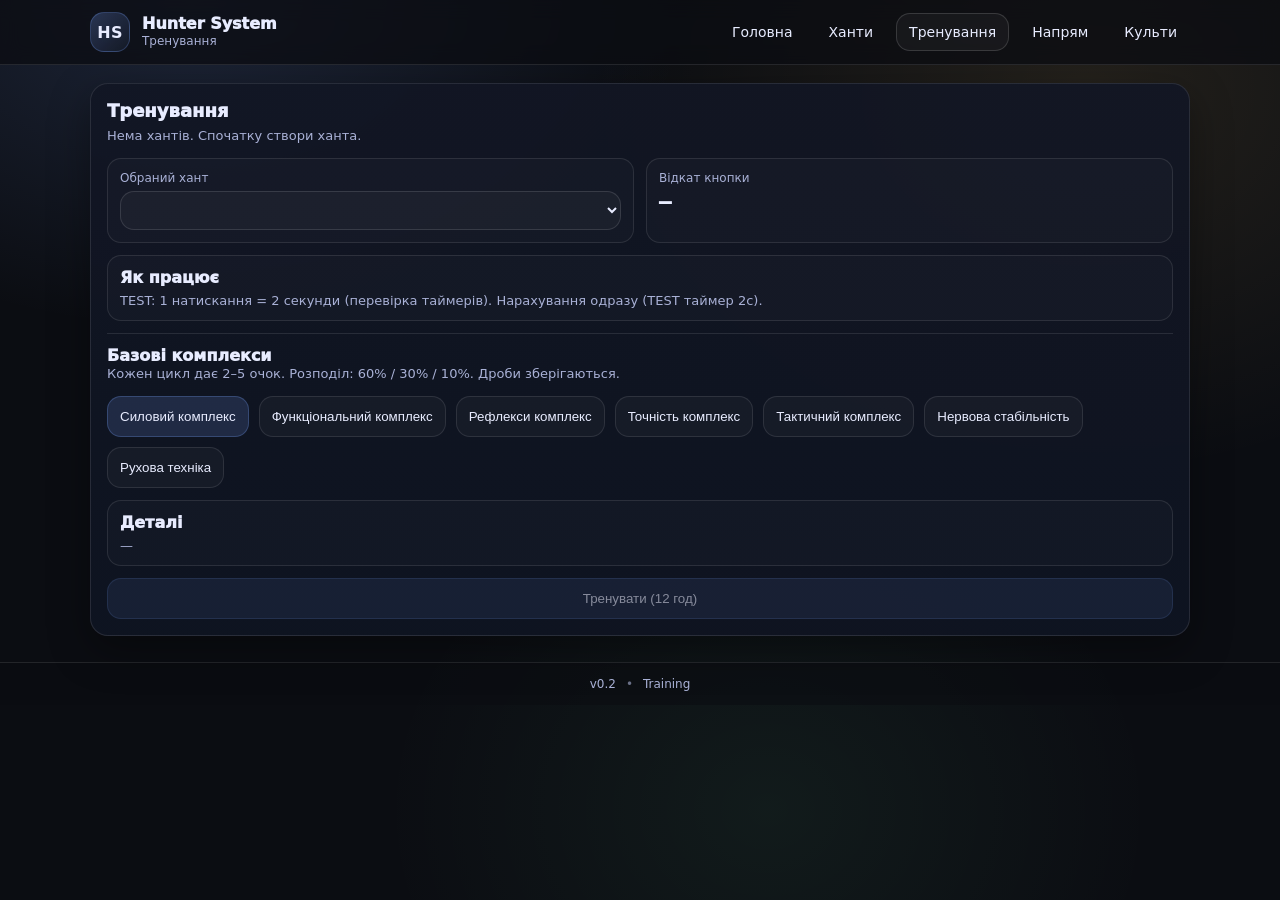
<file: hunter-system/training.html>
<!DOCTYPE html>
<html lang="uk">
<head>
  <meta charset="utf-8">
  <meta name="viewport" content="width=device-width, initial-scale=1">
  <title>Hunter System — Тренування</title>
  <link rel="stylesheet" href="style.css">
</head>
<body>
  <header class="topbar">
    <div class="wrap topbar__inner">
      <div class="brand">
        <div class="brand__logo">HS</div>
        <div class="brand__text">
          <div class="brand__title">Hunter System</div>
          <div class="brand__tag">Тренування</div>
        </div>
      </div>

      <button class="menuBtn" id="menuBtn" aria-label="Меню" aria-expanded="false" aria-controls="mobileNav">
        <span></span><span></span><span></span>
      </button>

      <nav class="nav nav--desktop" aria-label="Навігація">
        <a class="nav__link" href="index.html">Головна</a>
        <a class="nav__link" href="hunters.html">Ханти</a>
        <a class="nav__link" href="training.html">Тренування</a>
        <a class="nav__link" href="direction.html">Напрям</a>
        <a class="nav__link" href="cults.html">Культи</a>
      </nav>
    </div>

    <nav class="nav nav--mobile" id="mobileNav" aria-label="Мобільна навігація">
      <a class="nav__link" href="index.html">Головна</a>
      <a class="nav__link" href="hunters.html">Ханти</a>
      <a class="nav__link" href="training.html">Тренування</a>
      <a class="nav__link" href="direction.html">Напрям</a>
        <a class="nav__link" href="cults.html">Культи</a>
    </nav>
  </header>

  <main class="wrap main" id="trainingPageRoot">
    <section class="stack">
      <article class="card">
        <h1 class="h1">Тренування</h1>
        <p class="sub" id="hunterHint">—</p>

        <div class="grid2">
          <div class="kpi">
            <div class="kpi__label">Обраний хант</div>
            <div class="kpi__value">
              <select id="hunterSelect" style="width:100%; padding:10px 12px; border-radius:14px; border:1px solid rgba(255,255,255,.12); background:rgba(255,255,255,.03); color:var(--text)"></select>
            </div>
          </div>
          <div class="kpi">
            <div class="kpi__label">Відкат кнопки</div>
            <div class="kpi__value kpi__value--mono" id="trainCooldown">00:00:00</div>
          </div>
        </div>

        <div class="note">
          <div class="note__title">Як працює</div>
          <div class="note__text">TEST: 1 натискання = 2 секунди (перевірка таймерів). Нарахування одразу (TEST таймер 2с).</div>
        </div>

        <div class="hr"></div>

        <h2 class="h2">Базові комплекси</h2>
        <p class="sub">Кожен цикл дає 2–5 очок. Розподіл: 60% / 30% / 10%. Дроби зберігаються.</p>

        <div class="list" id="complexList" style="flex-direction:row; flex-wrap:wrap; gap:10px"></div>

        <div class="note" style="margin-top:12px">
          <div class="note__title">Деталі</div>
          <div class="note__text" id="trainDetails">—</div>
        </div>

        <button class="btn btn--primary btn--full" id="trainBtn" style="margin-top:12px">Тренувати (12 год)</button>
      </article>
    </section>
  </main>

  
  <div class="modal" id="riskModal" aria-hidden="true">
    <div class="modal__backdrop" data-close></div>
    <div class="modal__panel" role="dialog" aria-modal="true" aria-labelledby="riskTitle">
      <h2 class="h2" id="riskTitle">Ризик</h2>
      <p class="sub" id="riskText">—</p>
      <div class="actions">
        <button class="btn" id="riskStopBtn" data-close>Зупинитись</button>
        <button class="btn btn--primary" id="riskContinueBtn">Продовжити</button>
      </div>
    </div>
  </div>


  <div class="toast" id="toast">—</div>

  <footer class="footer">
    <div class="wrap footer__inner">
      <span>v0.2</span><span class="dot">•</span><span>Training</span>
    </div>
  </footer>

  <script src="app.js"></script>
</body>
</html>
</file>
<file: docs/style.css>
:root{
  --bg:#0b0d12;
  --panel:#121624;
  --panel2:#0f1422;
  --text:#e8ecff;
  --muted:#a9b1d6;
  --line:rgba(255,255,255,.10);
  --primary:#7aa2ff;
  --warn:#ffcf6e;
  --good:#7dffb2;
  --radius:18px;
  --shadow: 0 14px 40px rgba(0,0,0,.35);
}

*{box-sizing:border-box}
html,body{height:100%}
body{
  margin:0;
  font-family: ui-sans-serif, system-ui, -apple-system, Segoe UI, Roboto, Arial, "Noto Sans", sans-serif;
  background:
    radial-gradient(900px 600px at 15% 0%, rgba(122,162,255,.16), transparent 55%),
    radial-gradient(900px 700px at 85% 10%, rgba(255,207,110,.10), transparent 55%),
    radial-gradient(700px 600px at 60% 90%, rgba(125,255,178,.06), transparent 55%),
    var(--bg);
  color:var(--text);
}

a{color:inherit}
.wrap{width:min(1100px, calc(100% - 28px)); margin:0 auto}
.main{padding:18px 0 26px}

.topbar{
  position:sticky; top:0; z-index:50;
  backdrop-filter: blur(10px);
  background: rgba(11,13,18,.75);
  border-bottom:1px solid var(--line);
}
.topbar__inner{
  display:flex; align-items:center; justify-content:space-between;
  gap:12px; padding:12px 0;
}
.brand{display:flex; align-items:center; gap:12px; min-width:0}
.brand__logo{
  width:40px; height:40px; border-radius:14px;
  display:grid; place-items:center;
  font-weight:900; letter-spacing:.4px;
  background: linear-gradient(135deg, rgba(122,162,255,.25), rgba(122,162,255,.06));
  border:1px solid rgba(122,162,255,.25);
  flex:0 0 auto;
}
.brand__text{min-width:0}
.brand__title{font-weight:950; line-height:1.05}
.brand__tag{
  color:var(--muted); font-size:12px; margin-top:2px;
  white-space:nowrap; overflow:hidden; text-overflow:ellipsis;
  max-width:62vw;
}

.nav{display:flex; gap:10px; align-items:center}
.nav__link{
  text-decoration:none; font-size:14px;
  padding:10px 12px;
  border-radius:14px;
  border:1px solid transparent;
  background:transparent;
  transition: transform .08s ease, background .15s ease, border-color .15s ease, opacity .15s ease;
}
.nav__link:hover{background:rgba(255,255,255,.04); border-color:var(--line)}
.nav__link:active{transform: translateY(1px)}
.nav__link--active{background:rgba(255,255,255,.04); border-color:rgba(255,255,255,.14)}
.nav__link--primary{background: rgba(122,162,255,.16); border-color: rgba(122,162,255,.25)}

.menuBtn{
  display:none;
  width:44px; height:44px;
  border-radius:14px;
  border:1px solid var(--line);
  background: rgba(255,255,255,.03);
  padding:10px;
}
.menuBtn span{display:block; height:2px; background:rgba(232,236,255,.92); border-radius:2px}
.menuBtn span+span{margin-top:7px}

.nav--mobile{
  display:none; flex-direction:column; gap:8px;
  padding:10px 0 14px; border-top:1px solid var(--line);
}
.nav--mobile .nav__link{width: calc(100% - 2px); margin: 0 auto}
.nav--mobile.nav--open{display:flex}

@media (max-width: 820px){
  .nav--desktop{display:none}
  .menuBtn{display:inline-flex; flex-direction:column; justify-content:center}
  .brand__tag{max-width:56vw}
}

.card{
  background: linear-gradient(180deg, rgba(18,22,36,.92), rgba(15,20,34,.92));
  border:1px solid var(--line);
  border-radius: var(--radius);
  padding:16px;
  box-shadow: var(--shadow);
}

.stack{display:grid; gap:14px}
.grid2{display:grid; grid-template-columns: repeat(2, minmax(0,1fr)); gap:12px}
@media (max-width: 700px){ .grid2{grid-template-columns:1fr} }

.h1{margin:0 0 6px; font-size:18px; font-weight:950}
.h2{margin:0; font-size:16px; font-weight:950}
.sub{margin:0 0 12px; color:var(--muted); font-size:13px; line-height:1.45}

.kpi{
  border:1px solid var(--line);
  border-radius:14px;
  padding:12px;
  background: rgba(255,255,255,.02);
}
.kpi__label{color:var(--muted); font-size:12px; margin-bottom:6px}
.kpi__value{font-size:20px; font-weight:950}
.kpi__value--mono{font-family: ui-monospace, SFMono-Regular, Menlo, Monaco, Consolas, "Liberation Mono", "Courier New", monospace; letter-spacing:.4px}

.btn{
  display:inline-flex; justify-content:center; align-items:center;
  padding:12px 12px; border-radius:14px;
  border:1px solid var(--line);
  background: rgba(255,255,255,.03);
  color:var(--text);
  cursor:pointer;
  transition: transform .08s ease, background .15s ease, border-color .15s ease, opacity .15s ease;
}
.btn:hover{background: rgba(255,255,255,.05); border-color: rgba(255,255,255,.14)}
.btn:active{transform: translateY(1px)}
.btn:disabled{opacity:.55; cursor:not-allowed; transform:none}
.btn--primary{background: rgba(122,162,255,.16); border-color: rgba(122,162,255,.25)}
.btn--full{width:100%}

.pill{
  border:1px solid rgba(255,255,255,.12);
  background: rgba(255,255,255,.03);
  border-radius: 999px;
  padding:6px 10px;
  font-size:12px;
  color:var(--muted);
}
.row{display:flex; align-items:center; justify-content:space-between; gap:10px; margin-bottom:12px}
@media (max-width: 560px){ .row{flex-direction:column; align-items:flex-start} }

.note{
  margin-top:12px;
  border-radius:14px;
  padding:12px;
  border:1px solid var(--line);
  background: rgba(255,255,255,.02);
}
.note--warn{
  border-color: rgba(255,207,110,.22);
  background: linear-gradient(180deg, rgba(26,22,15,.55), rgba(255,255,255,.02));
}
.note__title{font-weight:950; margin-bottom:6px}
.note__text{color:var(--muted); font-size:13px}

.empty{
  padding:12px;
  border:1px dashed rgba(255,255,255,.14);
  border-radius:14px;
  color:var(--muted);
  background: rgba(255,255,255,.02);
}

.list{display:flex; flex-direction:column; gap:10px}

.item{
  border:1px solid var(--line);
  border-radius:14px;
  background: rgba(255,255,255,.02);
  overflow:hidden;
}
.item__head{
  width:100%;
  display:flex; align-items:center; justify-content:space-between; gap:12px;
  padding:12px;
  border:0; background:transparent; color:inherit;
  cursor:pointer; text-align:left;
}
.item__name{font-weight:950; white-space:nowrap; overflow:hidden; text-overflow:ellipsis; max-width: 62vw}
.item__meta{color:var(--muted); font-size:13px; margin-top:6px; display:flex; gap:8px; flex-wrap:wrap; align-items:center}
.chev{
  width:34px; height:34px; border-radius: 12px;
  border:1px solid rgba(255,255,255,.10);
  background: rgba(255,255,255,.03);
  display:grid; place-items:center; flex:0 0 auto;
  transition: transform .18s ease;
}
.chev svg{width:16px; height:16px; opacity:.9}
.item__body{
  max-height:0;
  overflow:hidden;
  opacity:0;
  transform: translateY(-4px);
  transition: max-height .26s ease, opacity .18s ease, transform .18s ease, padding .18s ease;
  padding:0 12px;
}
.item--open .item__body{
  max-height: min(70vh, 640px);
  overflow:auto;
  opacity:1;
  transform: translateY(0);
  padding: 0 12px 12px;
}
.item--open .chev{transform: rotate(180deg)}

.statsGrid{display:grid; grid-template-columns: repeat(2, minmax(0,1fr)); gap:10px; margin-top:10px}
@media (min-width: 640px){ .statsGrid{grid-template-columns: repeat(4, minmax(0,1fr))} }

.kv{
  border:1px solid var(--line);
  border-radius:14px;
  padding:10px;
  background: rgba(255,255,255,.02);
}
.kv__k{color:var(--muted); font-size:12px; margin-bottom:6px}
.kv__v{font-weight:950; font-size:18px}

.statusBox{
  margin-top:10px;
  border:1px solid var(--line);
  border-radius:14px;
  padding:12px;
  background: rgba(255,255,255,.02);
}
.statusBox__title{font-weight:950; margin-bottom:6px}
.statusBox__body{color:var(--muted)}

.badges{display:flex; gap:8px; flex-wrap:wrap; margin-top:10px}
.badge{
  border:1px solid rgba(122,162,255,.28);
  background: rgba(122,162,255,.12);
  border-radius: 999px;
  padding:6px 10px;
  font-size: 12px;
  font-weight: 900;
  letter-spacing: .35px;
}
.badge--good{border-color: rgba(125,255,178,.28); background: rgba(125,255,178,.10)}
.badge--warn{border-color: rgba(255,207,110,.30); background: rgba(255,207,110,.10)}

.hr{height:1px; background: var(--line); margin: 12px 0}

.modal{position:fixed; inset:0; display:none; z-index:70}
.modal--open{display:block}
.modal__backdrop{position:absolute; inset:0; background: rgba(0,0,0,.55)}
.modal__panel{
  position:relative;
  width: min(560px, calc(100% - 28px));
  margin: 10vh auto 0;
  background: linear-gradient(180deg, rgba(18,22,36,.98), rgba(15,20,34,.98));
  border:1px solid rgba(255,255,255,.12);
  border-radius: 18px;
  padding: 16px;
  box-shadow: 0 30px 90px rgba(0,0,0,.5);
  animation: pop .16s ease-out;
}
@keyframes pop{
  from{transform: translateY(6px); opacity:.0}
  to{transform: translateY(0); opacity:1}
}
.field{display:block; margin: 12px 0 14px}
.field__label{display:block; color:var(--muted); font-size:12px; margin-bottom:6px}
.field__input{
  width:100%;
  padding:12px 12px;
  border-radius:14px;
  border:1px solid rgba(255,255,255,.12);
  background: rgba(255,255,255,.03);
  color: var(--text);
  outline:none;
}
.field__input:focus{
  border-color: rgba(122,162,255,.35);
  box-shadow: 0 0 0 4px rgba(122,162,255,.12);
}
.actions{display:flex; justify-content:flex-end; gap:10px; flex-wrap:wrap}

.footer{border-top:1px solid var(--line); background: rgba(11,13,18,.60)}
.footer__inner{
  display:flex; justify-content:center; gap:10px;
  padding:14px 0; color:var(--muted); font-size:12px;
}
.dot{opacity:.6}

.toast{
  position: fixed;
  left: 50%;
  bottom: 18px;
  transform: translateX(-50%);
  background: rgba(18,22,36,.95);
  border: 1px solid rgba(255,255,255,.14);
  padding: 10px 12px;
  border-radius: 14px;
  box-shadow: 0 18px 60px rgba(0,0,0,.45);
  color: var(--text);
  font-size: 13px;
  opacity: 0;
  pointer-events: none;
  transition: opacity .2s ease, transform .2s ease;
}
.toast--show{
  opacity: 1;
  transform: translateX(-50%) translateY(-2px);
}

@media (prefers-reduced-motion: reduce){
  *{transition:none !important; animation:none !important}
}

@media (max-width: 420px){
  .kv__v{font-size:16px}
}


/* ===== Branch & Skills ===== */
.branchBox{border:1px solid rgba(255,255,255,.08); border-radius:16px; padding:12px; margin-top:12px; background:rgba(255,255,255,.03)}
.branchHead{display:flex; align-items:center; justify-content:space-between; gap:10px}
.branchTitle{font-weight:900; font-size:14px}
.branchMeta{color:var(--muted); font-size:12px; margin-top:6px; line-height:1.35}
.branchPills{display:flex; gap:8px; flex-wrap:wrap; margin-top:10px}
.pill{padding:6px 10px; border-radius:999px; border:1px solid rgba(255,255,255,.10); font-size:12px; font-weight:800; color:var(--text)}
.pill--good{background:rgba(66, 211, 146, .10)}
.pill--warn{background:rgba(245, 158, 11, .10)}
.skills{margin-top:12px; display:flex; flex-direction:column; gap:8px}
.skill{border:1px solid rgba(255,255,255,.08); border-radius:14px; overflow:hidden; background:rgba(255,255,255,.02)}
.skill__btn{width:100%; text-align:left; background:transparent; border:0; color:var(--text); padding:10px 12px; display:flex; align-items:center; justify-content:space-between; gap:10px; cursor:pointer}
.skill__name{font-weight:900; font-size:13px}
.skill__right{display:flex; align-items:center; gap:8px; color:var(--muted); font-size:12px; font-weight:800}
.skill__body{max-height:0; overflow:hidden; transition:max-height .22s ease; padding:0 12px}
.skill--open .skill__body{max-height:5000px; padding:0 12px 12px}
.skill__desc{color:var(--muted); font-size:12px; line-height:1.4; margin-top:8px; white-space:pre-wrap; overflow-wrap:anywhere; word-break:break-word}
.skill__actions{display:flex; gap:10px; flex-wrap:wrap; margin-top:10px}
.btn--mini{padding:8px 10px; border-radius:12px; font-size:12px; font-weight:900}


/* Appearance inputs */
.formGrid{
  display:grid;
  grid-template-columns: 1fr;
  gap:10px;
}
@media (min-width: 520px){
  .formGrid{ grid-template-columns: 1fr 1fr; }
}
.field{
  display:flex;
  flex-direction:column;
  gap:6px;
  font-size:12px;
  color:var(--muted);
}
.input{
  padding:10px 12px;
  border-radius:12px;
  border:1px solid rgba(255,255,255,0.12);
  background: rgba(0,0,0,0.2);
  color: var(--text);
  outline:none;
}
.input:focus{
  border-color: rgba(255,255,255,0.26);
}
</file>
<file: hunter-system/style.css>
:root{
  --bg:#0b0d12;
  --panel:#121624;
  --panel2:#0f1422;
  --text:#e8ecff;
  --muted:#a9b1d6;
  --line:rgba(255,255,255,.10);
  --primary:#7aa2ff;
  --warn:#ffcf6e;
  --good:#7dffb2;
  --radius:18px;
  --shadow: 0 14px 40px rgba(0,0,0,.35);
}

*{box-sizing:border-box}
html,body{height:100%}
body{
  margin:0;
  font-family: ui-sans-serif, system-ui, -apple-system, Segoe UI, Roboto, Arial, "Noto Sans", sans-serif;
  background:
    radial-gradient(900px 600px at 15% 0%, rgba(122,162,255,.16), transparent 55%),
    radial-gradient(900px 700px at 85% 10%, rgba(255,207,110,.10), transparent 55%),
    radial-gradient(700px 600px at 60% 90%, rgba(125,255,178,.06), transparent 55%),
    var(--bg);
  color:var(--text);
}

a{color:inherit}
.wrap{width:min(1100px, calc(100% - 28px)); margin:0 auto}
.main{padding:18px 0 26px}

.topbar{
  position:sticky; top:0; z-index:50;
  backdrop-filter: blur(10px);
  background: rgba(11,13,18,.75);
  border-bottom:1px solid var(--line);
}
.topbar__inner{
  display:flex; align-items:center; justify-content:space-between;
  gap:12px; padding:12px 0;
}
.brand{display:flex; align-items:center; gap:12px; min-width:0}
.brand__logo{
  width:40px; height:40px; border-radius:14px;
  display:grid; place-items:center;
  font-weight:900; letter-spacing:.4px;
  background: linear-gradient(135deg, rgba(122,162,255,.25), rgba(122,162,255,.06));
  border:1px solid rgba(122,162,255,.25);
  flex:0 0 auto;
}
.brand__text{min-width:0}
.brand__title{font-weight:950; line-height:1.05}
.brand__tag{
  color:var(--muted); font-size:12px; margin-top:2px;
  white-space:nowrap; overflow:hidden; text-overflow:ellipsis;
  max-width:62vw;
}

.nav{display:flex; gap:10px; align-items:center}
.nav__link{
  text-decoration:none; font-size:14px;
  padding:10px 12px;
  border-radius:14px;
  border:1px solid transparent;
  background:transparent;
  transition: transform .08s ease, background .15s ease, border-color .15s ease, opacity .15s ease;
}
.nav__link:hover{background:rgba(255,255,255,.04); border-color:var(--line)}
.nav__link:active{transform: translateY(1px)}
.nav__link--active{background:rgba(255,255,255,.04); border-color:rgba(255,255,255,.14)}
.nav__link--primary{background: rgba(122,162,255,.16); border-color: rgba(122,162,255,.25)}

.menuBtn{
  display:none;
  width:44px; height:44px;
  border-radius:14px;
  border:1px solid var(--line);
  background: rgba(255,255,255,.03);
  padding:10px;
}
.menuBtn span{display:block; height:2px; background:rgba(232,236,255,.92); border-radius:2px}
.menuBtn span+span{margin-top:7px}

.nav--mobile{
  display:none; flex-direction:column; gap:8px;
  padding:10px 0 14px; border-top:1px solid var(--line);
}
.nav--mobile .nav__link{width: calc(100% - 2px); margin: 0 auto}
.nav--mobile.nav--open{display:flex}

@media (max-width: 820px){
  .nav--desktop{display:none}
  .menuBtn{display:inline-flex; flex-direction:column; justify-content:center}
  .brand__tag{max-width:56vw}
}

.card{
  background: linear-gradient(180deg, rgba(18,22,36,.92), rgba(15,20,34,.92));
  border:1px solid var(--line);
  border-radius: var(--radius);
  padding:16px;
  box-shadow: var(--shadow);
}

.stack{display:grid; gap:14px}
.grid2{display:grid; grid-template-columns: repeat(2, minmax(0,1fr)); gap:12px}
@media (max-width: 700px){ .grid2{grid-template-columns:1fr} }

.h1{margin:0 0 6px; font-size:18px; font-weight:950}
.h2{margin:0; font-size:16px; font-weight:950}
.sub{margin:0 0 12px; color:var(--muted); font-size:13px; line-height:1.45}

.kpi{
  border:1px solid var(--line);
  border-radius:14px;
  padding:12px;
  background: rgba(255,255,255,.02);
}
.kpi__label{color:var(--muted); font-size:12px; margin-bottom:6px}
.kpi__value{font-size:20px; font-weight:950}
.kpi__value--mono{font-family: ui-monospace, SFMono-Regular, Menlo, Monaco, Consolas, "Liberation Mono", "Courier New", monospace; letter-spacing:.4px}

.btn{
  display:inline-flex; justify-content:center; align-items:center;
  padding:12px 12px; border-radius:14px;
  border:1px solid var(--line);
  background: rgba(255,255,255,.03);
  color:var(--text);
  cursor:pointer;
  transition: transform .08s ease, background .15s ease, border-color .15s ease, opacity .15s ease;
}
.btn:hover{background: rgba(255,255,255,.05); border-color: rgba(255,255,255,.14)}
.btn:active{transform: translateY(1px)}
.btn:disabled{opacity:.55; cursor:not-allowed; transform:none}
.btn--primary{background: rgba(122,162,255,.16); border-color: rgba(122,162,255,.25)}
.btn--full{width:100%}

.pill{
  border:1px solid rgba(255,255,255,.12);
  background: rgba(255,255,255,.03);
  border-radius: 999px;
  padding:6px 10px;
  font-size:12px;
  color:var(--muted);
}
.row{display:flex; align-items:center; justify-content:space-between; gap:10px; margin-bottom:12px}
@media (max-width: 560px){ .row{flex-direction:column; align-items:flex-start} }

.note{
  margin-top:12px;
  border-radius:14px;
  padding:12px;
  border:1px solid var(--line);
  background: rgba(255,255,255,.02);
}
.note--warn{
  border-color: rgba(255,207,110,.22);
  background: linear-gradient(180deg, rgba(26,22,15,.55), rgba(255,255,255,.02));
}
.note__title{font-weight:950; margin-bottom:6px}
.note__text{color:var(--muted); font-size:13px}

.empty{
  padding:12px;
  border:1px dashed rgba(255,255,255,.14);
  border-radius:14px;
  color:var(--muted);
  background: rgba(255,255,255,.02);
}

.list{display:flex; flex-direction:column; gap:10px}

.item{
  border:1px solid var(--line);
  border-radius:14px;
  background: rgba(255,255,255,.02);
  overflow:hidden;
}
.item__head{
  width:100%;
  display:flex; align-items:center; justify-content:space-between; gap:12px;
  padding:12px;
  border:0; background:transparent; color:inherit;
  cursor:pointer; text-align:left;
}
.item__name{font-weight:950; white-space:nowrap; overflow:hidden; text-overflow:ellipsis; max-width: 62vw}
.item__meta{color:var(--muted); font-size:13px; margin-top:6px; display:flex; gap:8px; flex-wrap:wrap; align-items:center}
.chev{
  width:34px; height:34px; border-radius: 12px;
  border:1px solid rgba(255,255,255,.10);
  background: rgba(255,255,255,.03);
  display:grid; place-items:center; flex:0 0 auto;
  transition: transform .18s ease;
}
.chev svg{width:16px; height:16px; opacity:.9}
.item__body{
  max-height:0;
  opacity:0;
  transform: translateY(-4px);
  transition: max-height .26s ease, opacity .18s ease, transform .18s ease, padding .18s ease;
  padding:0 12px;
}
.item--open .item__body{
  max-height: 900px;
  opacity:1;
  transform: translateY(0);
  padding: 0 12px 12px;
}
.item--open .chev{transform: rotate(180deg)}

.statsGrid{display:grid; grid-template-columns: repeat(2, minmax(0,1fr)); gap:10px; margin-top:10px}
@media (min-width: 640px){ .statsGrid{grid-template-columns: repeat(4, minmax(0,1fr))} }

.kv{
  border:1px solid var(--line);
  border-radius:14px;
  padding:10px;
  background: rgba(255,255,255,.02);
}
.kv__k{color:var(--muted); font-size:12px; margin-bottom:6px}
.kv__v{font-weight:950; font-size:18px}

.statusBox{
  margin-top:10px;
  border:1px solid var(--line);
  border-radius:14px;
  padding:12px;
  background: rgba(255,255,255,.02);
}
.statusBox__title{font-weight:950; margin-bottom:6px}
.statusBox__body{color:var(--muted)}

.badges{display:flex; gap:8px; flex-wrap:wrap; margin-top:10px}
.badge{
  border:1px solid rgba(122,162,255,.28);
  background: rgba(122,162,255,.12);
  border-radius: 999px;
  padding:6px 10px;
  font-size: 12px;
  font-weight: 900;
  letter-spacing: .35px;
}
.badge--good{border-color: rgba(125,255,178,.28); background: rgba(125,255,178,.10)}
.badge--warn{border-color: rgba(255,207,110,.30); background: rgba(255,207,110,.10)}

.hr{height:1px; background: var(--line); margin: 12px 0}

.modal{position:fixed; inset:0; display:none; z-index:70}
.modal--open{display:block}
.modal__backdrop{position:absolute; inset:0; background: rgba(0,0,0,.55)}
.modal__panel{
  position:relative;
  width: min(560px, calc(100% - 28px));
  margin: 10vh auto 0;
  background: linear-gradient(180deg, rgba(18,22,36,.98), rgba(15,20,34,.98));
  border:1px solid rgba(255,255,255,.12);
  border-radius: 18px;
  padding: 16px;
  box-shadow: 0 30px 90px rgba(0,0,0,.5);
  animation: pop .16s ease-out;
}
@keyframes pop{
  from{transform: translateY(6px); opacity:.0}
  to{transform: translateY(0); opacity:1}
}
.field{display:block; margin: 12px 0 14px}
.field__label{display:block; color:var(--muted); font-size:12px; margin-bottom:6px}
.field__input{
  width:100%;
  padding:12px 12px;
  border-radius:14px;
  border:1px solid rgba(255,255,255,.12);
  background: rgba(255,255,255,.03);
  color: var(--text);
  outline:none;
}
.field__input:focus{
  border-color: rgba(122,162,255,.35);
  box-shadow: 0 0 0 4px rgba(122,162,255,.12);
}
.actions{display:flex; justify-content:flex-end; gap:10px; flex-wrap:wrap}

.footer{border-top:1px solid var(--line); background: rgba(11,13,18,.60)}
.footer__inner{
  display:flex; justify-content:center; gap:10px;
  padding:14px 0; color:var(--muted); font-size:12px;
}
.dot{opacity:.6}

.toast{
  position: fixed;
  left: 50%;
  bottom: 18px;
  transform: translateX(-50%);
  background: rgba(18,22,36,.95);
  border: 1px solid rgba(255,255,255,.14);
  padding: 10px 12px;
  border-radius: 14px;
  box-shadow: 0 18px 60px rgba(0,0,0,.45);
  color: var(--text);
  font-size: 13px;
  opacity: 0;
  pointer-events: none;
  transition: opacity .2s ease, transform .2s ease;
}
.toast--show{
  opacity: 1;
  transform: translateX(-50%) translateY(-2px);
}

@media (prefers-reduced-motion: reduce){
  *{transition:none !important; animation:none !important}
}

@media (max-width: 420px){
  .kv__v{font-size:16px}
}
</file>
